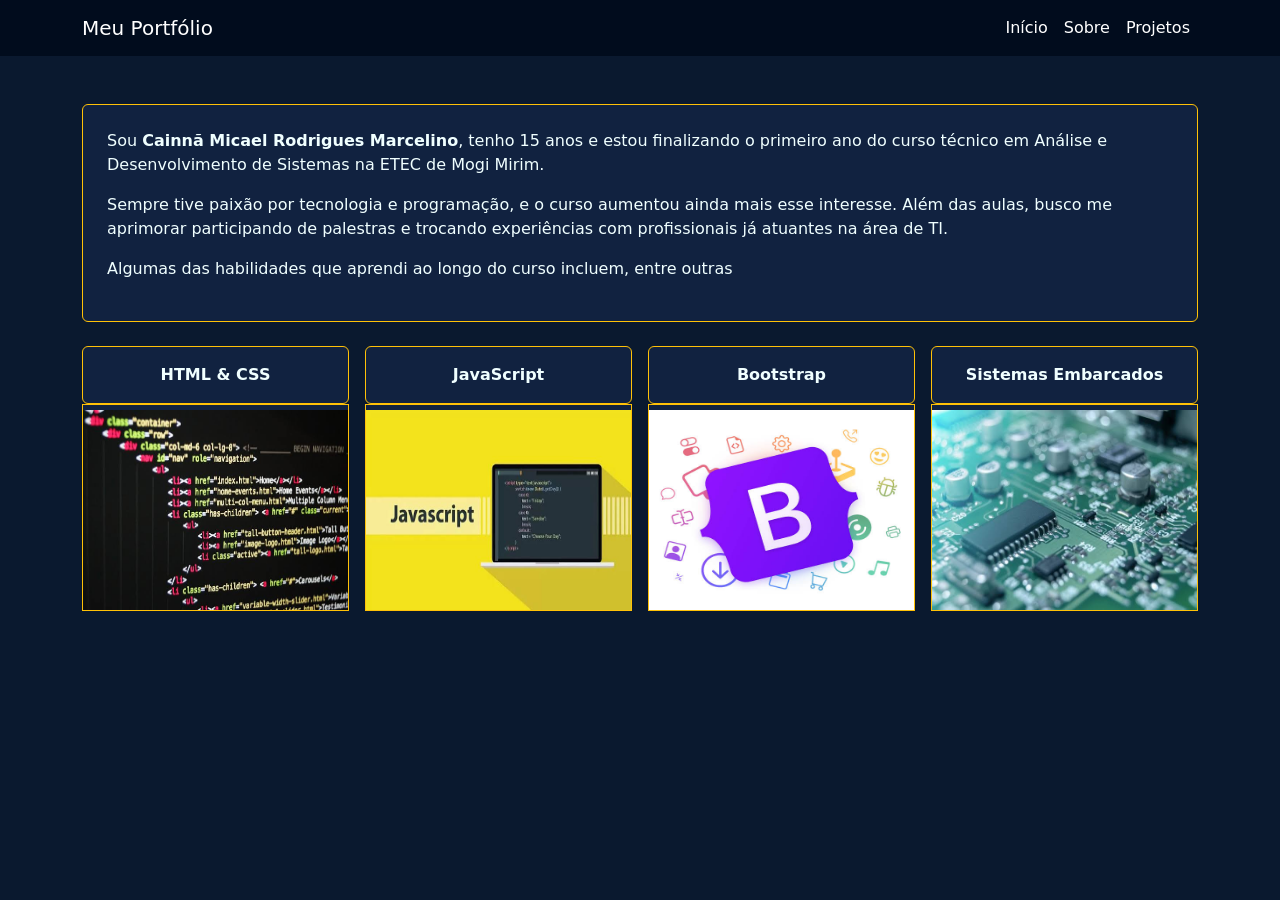
<file: index2.html>
<!DOCTYPE html>
<html lang="pt-br">
<head>
    <meta charset="UTF-8">
    <meta name="viewport" content="width=device-width, initial-scale=1.0">
    <title>Document</title>
    <link rel="stylesheet" href="style.css">
    <link href="https://cdn.jsdelivr.net/npm/bootstrap@5.3.3/dist/css/bootstrap.min.css" rel="stylesheet" integrity="sha384-QWTKZyjpPEjISv5WaRU9OFeRpok6YctnYmDr5pNlyT2bRjXh0JMhjY6hW+ALEwIH" crossorigin="anonymous">
</head>
<body>
<nav class="navbar textobranco navbar-minha navbar-expand-lg">
        <div class="container">
            <a class="navbar-brand text-white" href="index.html">Meu Portfólio</a>
            <div class="navbar-nav flex-row">
                <a class="nav-link text-white active" href="index.html">Início</a>
                <a class="nav-link text-white" href="index2.html">Sobre</a>
                <a class="nav-link text-white" href="index3.html">Projetos</a>
            </div>
        </div>
    </nav>

<main class="container my-5 textobranco">

   <div class="caixa-principal p-4 mb-4 rounded">
            <p>Sou <strong>Cainnã Micael Rodrigues Marcelino</strong>, tenho 15 anos e estou finalizando o primeiro ano do curso técnico em Análise e Desenvolvimento de Sistemas na ETEC de Mogi Mirim.</p>
            <p>Sempre tive paixão por tecnologia e programação, e o curso aumentou ainda mais esse interesse. Além das aulas, busco me aprimorar participando de palestras e trocando experiências com profissionais já atuantes na área de TI.</p>
            <p>Algumas das habilidades que aprendi ao longo do curso incluem, entre outras</p>

        </div>


        <div class="row g-3 text-center justify-content-center">
            <div class="col-6 col-md-3">
                <div class="caixinha p-3 rounded"><strong>HTML & CSS</strong></div>
                <div class="imgpeq caixinha"><img src="assets/images/htmlbanner.jpg" alt="HTMLCSS"></div>
            </div>
            <div class="col-6 col-md-3">
                <div class="caixinha p-3 rounded"><strong>JavaScript</strong></div>
                <div class="imgpeq caixinha"><img src="assets/images/Javascriptbanner.jpg" alt="javascript"></div>
            </div>
            <div class="col-6 col-md-3">
                <div class="caixinha p-3 rounded"><strong>Bootstrap</strong></div>
                <div class="imgpeq caixinha"><img src="assets/images/bootstrapbanner.jpg" alt="bootstrap"></div>
            </div>
            <div class="col-6 col-md-3">
                <div class="caixinha p-3 rounded"><strong>Sistemas Embarcados</strong></div>
                <div class="imgpeq caixinha"><img src="assets/images/arduinobanner.jpg" alt="seiot"></div>
            </div>
        </div>
</main>

</body>
</html>
</file>
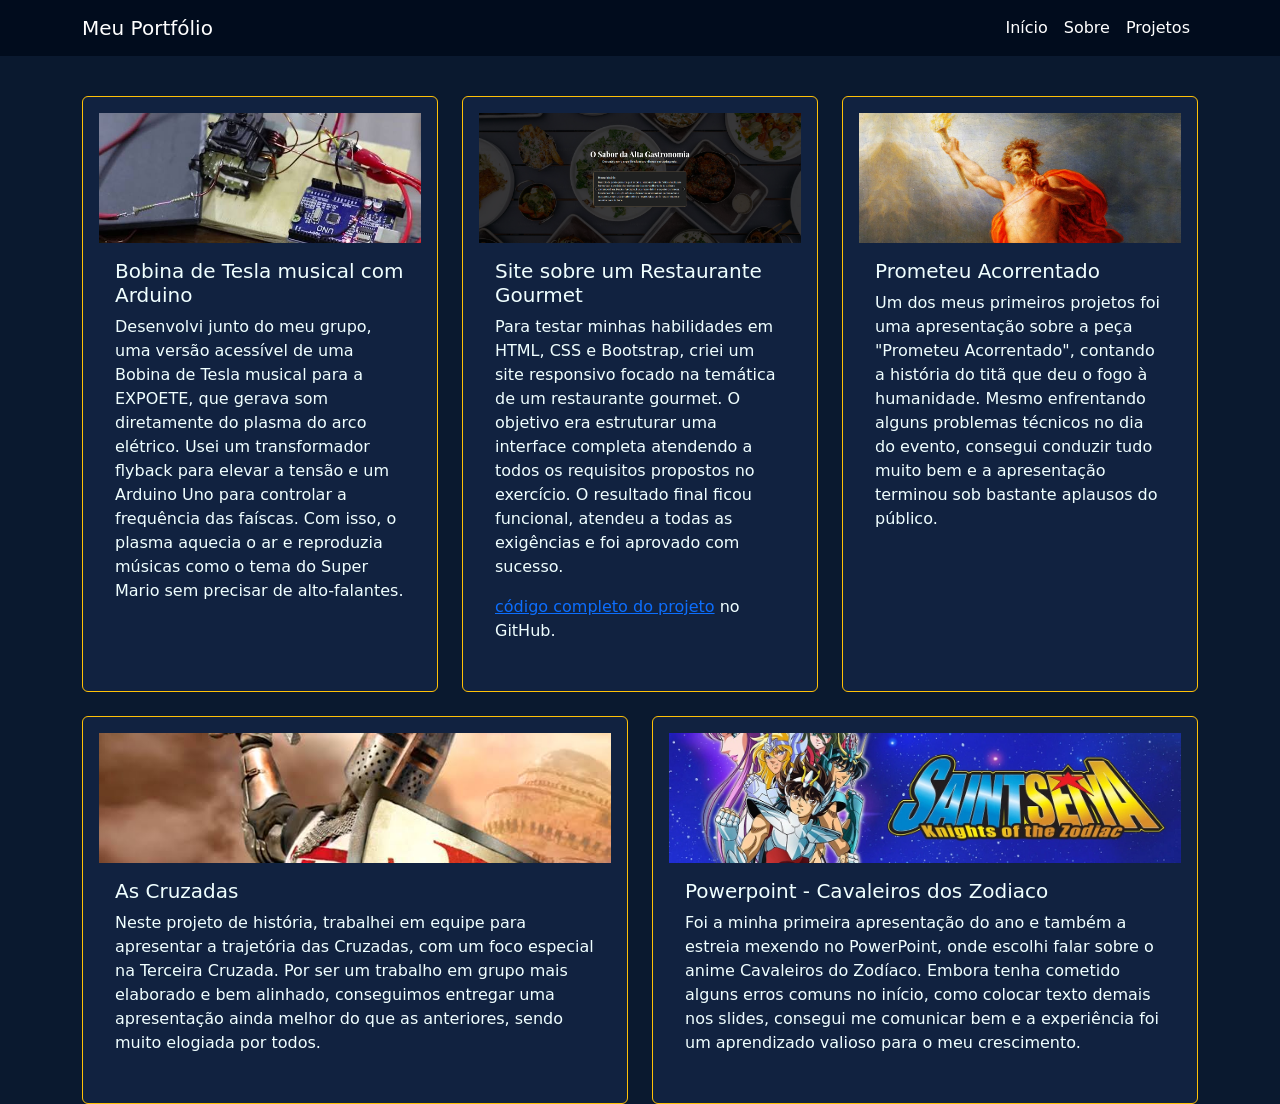
<file: index3.html>
<!DOCTYPE html>
<html lang="pt-br">
<head>
    <meta charset="UTF-8">
    <meta name="viewport" content="width=device-width, initial-scale=1.0">
    <title>Document</title>
    <link rel="stylesheet" href="style.css">
    <link href="https://cdn.jsdelivr.net/npm/bootstrap@5.3.3/dist/css/bootstrap.min.css" rel="stylesheet" integrity="sha384-QWTKZyjpPEjISv5WaRU9OFeRpok6YctnYmDr5pNlyT2bRjXh0JMhjY6hW+ALEwIH" crossorigin="anonymous">
</head>
<body>
<nav class="navbar textobranco navbar-minha navbar-expand-lg">
        <div class="container">
            <a class="navbar-brand text-white" href="index.html">Meu Portfólio</a>
            <div class="navbar-nav flex-row">
                <a class="nav-link text-white active" href="index.html">Início</a>
                <a class="nav-link text-white" href="index2.html">Sobre</a>
                <a class="nav-link text-white" href="index3.html">Projetos</a>
            </div>
        </div>
    </nav>


    <main class="container mainda3">
        <div class="row g-4 mb-4">
            <div class="col-12 col-md-4">
                <div class="card cartinha h-100 p-3"> 
                    <img class="imagemcarta" src="assets/images/bobinadeteslabanner.jpg" alt="fotuda">
                    <div class="card-body">
                        <h5 class="card-title">Bobina de Tesla musical com Arduino</h5>
                        <p>
                            Desenvolvi junto do meu grupo, uma versão acessível de uma Bobina de Tesla musical para a EXPOETE, que gerava som diretamente do plasma do arco elétrico. Usei um transformador flyback para elevar a tensão e um Arduino Uno para controlar a frequência das faíscas. Com isso, o plasma aquecia o ar e reproduzia músicas como o tema do Super Mario sem precisar de alto-falantes.
                        </p>

                    </div>
                </div>
            </div>

            <div class="col-12 col-md-4">
                <div class="card cartinha h-100 p-3"> 
                    <img class="imagemcarta" src="assets/images/restaurantegourmet.jpg" alt="fotozão">
                    <div class="card-body">
                        <h5 class="card-title">Site sobre um Restaurante Gourmet</h5>
                        <p>
                         Para testar minhas habilidades em HTML, CSS e Bootstrap, criei um site responsivo focado na temática de um restaurante gourmet. O objetivo era estruturar uma interface completa atendendo a todos os requisitos propostos no exercício. O resultado final ficou funcional, atendeu a todas as exigências e foi aprovado com sucesso.
                         <p><a href="https://github.com/cainna06code/Projeto-Restaurante.git" target="_blank">código completo do projeto</a> no GitHub.</p>
                        </p>

                    </div>
                </div>
            </div>  

            <div class="col-12 col-md-4">
                <div class="card cartinha h-100 p-3"> 
                    <img class="imagemcarta" src="assets/images/prometeuacorrentadobanner.jpg" alt="fotuda">
                    <div class="card-body">
                        <h5 class="card-title">Prometeu Acorrentado</h5>
                        <p>
                            Um dos meus primeiros projetos foi uma apresentação sobre a peça "Prometeu Acorrentado", contando a história do titã que deu o fogo à humanidade. Mesmo enfrentando alguns problemas técnicos no dia do evento, consegui conduzir tudo muito bem e a apresentação terminou sob bastante aplausos do público.
                        </p>

                    </div>
                </div>
            </div>  
        </div>

        <div class="row g-4">
            <div class="col-12 col-md-6">
                <div class="card cartinha h-100 p-3"> 
                    <img class="imagemcarta" src="assets/images/cruzadasbanner.jpg" alt="fotuda">
                    <div class="card-body">
                        <h5 class="card-title">As Cruzadas</h5>
                        <p>
                            Neste projeto de história, trabalhei em equipe para apresentar a trajetória das Cruzadas, com um foco especial na Terceira Cruzada. Por ser um trabalho em grupo mais elaborado e bem alinhado, conseguimos entregar uma apresentação ainda melhor do que as anteriores, sendo muito elogiada por todos.
                        </p>

                    </div>
                </div>
            </div>  

            <div class="col-12 col-md-6">
                <div class="card cartinha h-100 p-3"> 
                    <img class="imagemcarta" src="assets/images/saintseiyabanner.jpg" alt="fotuda">
                    <div class="card-body">
                        <h5 class="card-title">Powerpoint - Cavaleiros dos Zodiaco</h5>
                        <p>
                            Foi a minha primeira apresentação do ano e também a estreia mexendo no PowerPoint, onde escolhi falar sobre o anime Cavaleiros do Zodíaco. Embora tenha cometido alguns erros comuns no início, como colocar texto demais nos slides, consegui me comunicar bem e a experiência foi um aprendizado valioso para o meu crescimento.
                        </p>

                    </div>
                </div>
            </div>  


        
</main>

</body>
</html>
</file>
<file: style.css>
body {
    background-color: #0a192f !important;
    color: #ffffff;
    
}

.navbar-minha {
    background-color: #010c1d !important;
    
}

.textobranco {
    color: azure;
    
}

.imagen img {
    width: 540px;
    max-width: 100%;
    height: auto;
    border-radius: 3px;
    border: 3px solid #ffc107;
    
}

.caixa-principal, .caixinha {
    background-color: #112240;
    border: 1px solid #ffc107;
    
}

.imgpeq img {
    margin-top: 5px;
    height: 200px;
    width: 300px;
    max-width: 100%
    
}

.cartinha {
background-color: #112240 !important;
    border: 1px solid #ffc107 !important;
    height: 240px ;
    display: flex;
    flex-direction: column;
    justify-content: space-between;
    color: azure !important;

}

.imagemcarta {
    height: 130px;
    object-fit: cover;
    width: 100%;
    
}

.mainda3 {
    padding-top: 40px;
    
}
</file>
